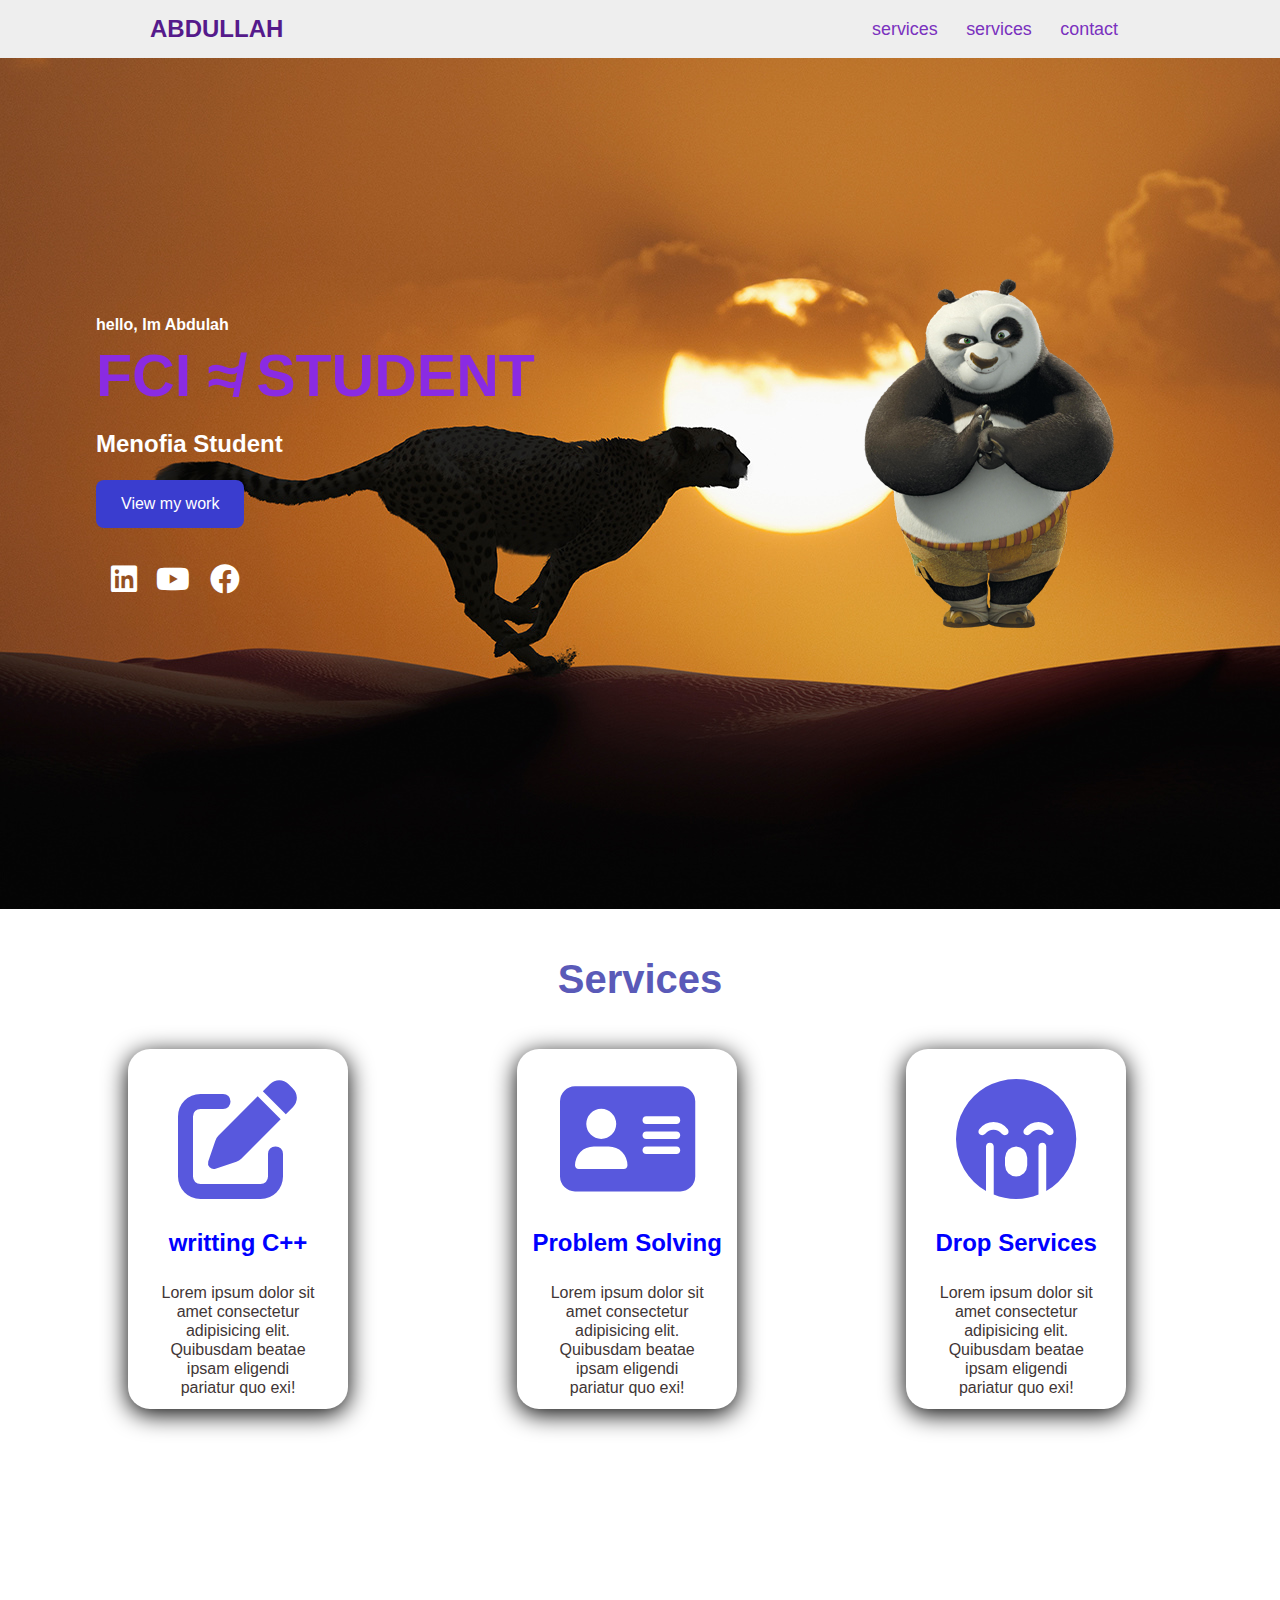
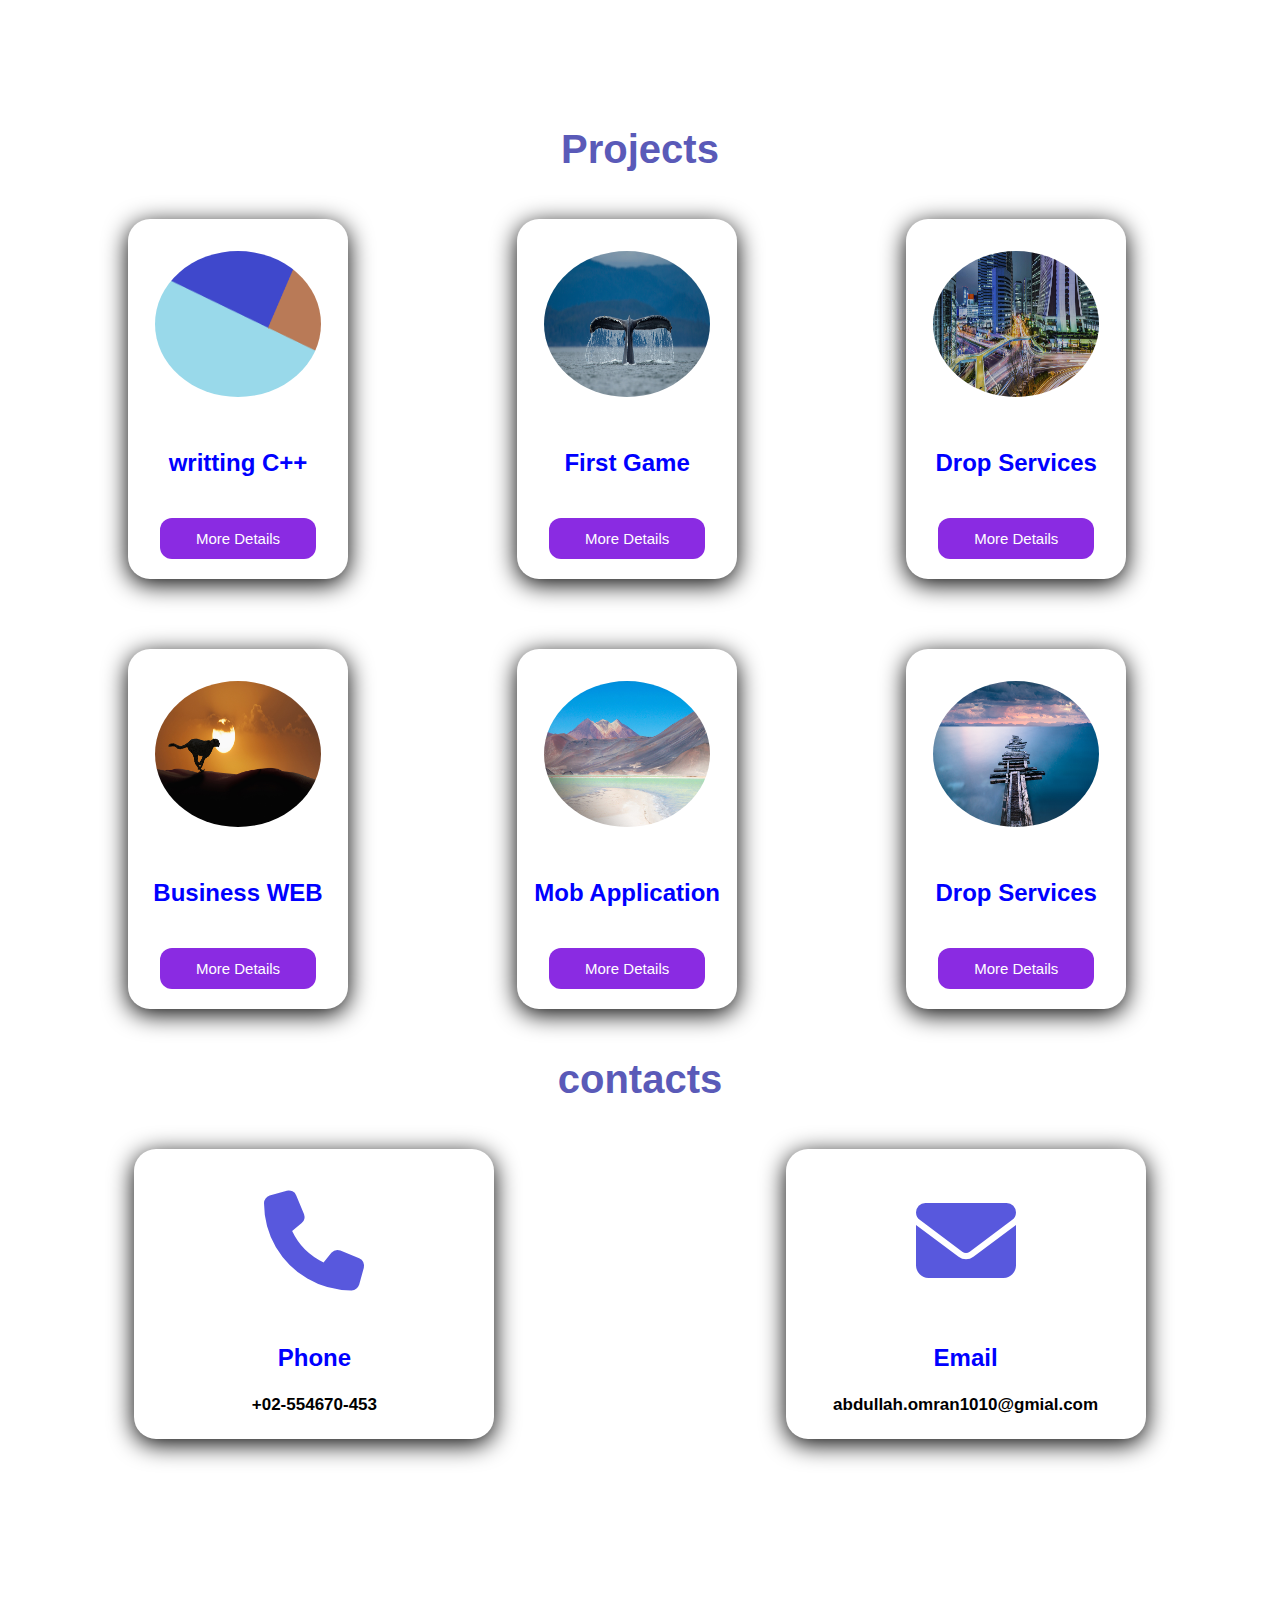
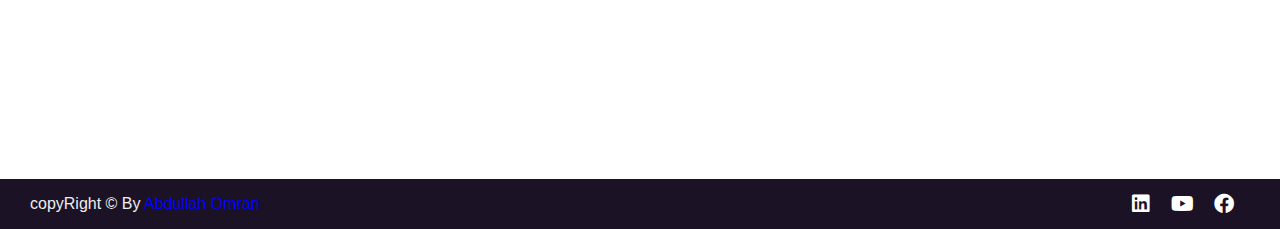
<file: index.html>
<!DOCTYPE html>
<html lang="en">

<head>
    <meta charset="UTF-8">
    <meta http-equiv="X-UA-Compatible" content="IE=edge">
    <meta name="viewport" content="width=device-width, initial-scale=1.0">
    <title>ABDULLAH OMRAN</title>
    <link rel="stylesheet" href="index.css">
    <link rel="stylesheet" href="css/all.min.css">
    <link rel="stylesheet" href="/webfonts">
</head>

<body>
    <!-- header section  -->
    <header>
        <a href="" class="logo">Abdullah</a>
        <nav class="nav-bar">
            <a href="#services">services</a>
            <a href="#services">services</a>
            <a href="#contact">contact</a>
        </nav>
    </header>

    <!-- About me section  -->
    <section class="main">
        <div class="left">
            <h4>hello, Im Abdulah </h4>
            <h1>FCI &nap; STUDENT </h1>
            <h2>Menofia Student </h2>
            <button>View my work</button>
            <BR></BR>
            <div class="links">
                <a href=""><i class="fab fa-linkedin"></i></a>
                <a href=""><i class="fab fa-youtube"></i></a>
                <a href=""><i class="fab fa-facebook"></i></a>
            </div>
        </div>
        <div class="right">
            <img src="imgs/bf717c6e26adc74c43bc93aba2be653487a3745e.png" alt="">
        </div>
    </section>

    <!-- services Section -->

    <section class="cards" id="services">
        <h2 class="title">Services</h2>

        <div class="content">

            <div class="card">
                <i class="fas fa-edit"></i>
                <h2>writting C++</h2>
                <p>Lorem ipsum dolor sit amet consectetur adipisicing elit. Quibusdam beatae ipsam eligendi pariatur quo exi!</p>
                <br>
            </div>

            <div class="card">
                <i class="fas fa-vcard"></i>
                <h2>Problem Solving</h2>
                <p>Lorem ipsum dolor sit amet consectetur adipisicing elit. Quibusdam beatae ipsam eligendi pariatur quo exi!</p>
                <br>
            </div>


            <div class="card">
                <i class="fas fa-sad-cry"></i>
                <h2>Drop Services </h2>
                <p>Lorem ipsum dolor sit amet consectetur adipisicing elit. Quibusdam beatae ipsam eligendi pariatur quo exi!</p>
                <br>
            </div>
        </div>
    </section>

    <!-- project section -->

    <section class="projects">
        <h2 class="title">Projects</h2>

        <div class="content">

            <div class="card card-2">
                <img src="imgs/fhEwl.png" alt="">
                <h2>writting C++</h2><br>
                <!-- <div class="details"> -->
                <!-- <h3>
                        365 Days Befrore W/FB
                    </h3> -->
                <button>More Details</button>
                <!-- </div> -->
                <br>
                <br>
            </div>

            <div class="card card-2">
                <img src="imgs/RE4wHgh.jpg" alt="">
                <h2>First Game</h2>
                <button>More Details</button>
            </div>


            <div class="card card-2">
                <img src="imgs/RE4wHgp.jpg" alt="">
                <h2>Drop Services </h2>
                <button>More Details</button>
            </div>

            <div class="card card-2">
                <img src="imgs/RE4wqHR.jpg" alt="">
                <h2>Business WEB</h2>
                <button>More Details</button>
            </div>

            <div class="card card-2">
                <img src="imgs/RE4wtbU.jpg" alt="">
                <h2>Mob Application</h2>
                <button>More Details</button>
            </div>


            <div class="card card-2">
                <img src="imgs/RE4wwtT.jpg" alt="">
                <h2>Drop Services </h2>
                <button>More Details</button>
            </div>
        </div>

    </section>

    <!-- section conatact  -->


    <section class="cards conatact" id="conatacts">
        <h2 class="title">contacts</h2>

        <div class="content">

            <div class="card">
                <i class="fas fa-phone"></i>
                <h2>Phone</h2>
                <h3>+02-554670-453</h3>


            </div>

            <div class="card">
                <i class="fas fa-envelope"></i>
                <h2>Email</h2>

                <h3>abdullah.omran1010@gmial.com</h3>
                <br>
            </div>
        </div>


    </section>

    <!-- copyright section -->

    <section class="copy-right">
        <div>
            copyRight &copy; By <span> Abdullah Omran</span>
        </div>
        <div class="contact-us">
            <a href=""><i class="fab fa-linkedin"></i></a>
            <a href=""><i class="fab fa-youtube"></i></a>
            <a href=""><i class="fab fa-facebook"></i></a>

        </div>
    </section>
</body>

</html>
</file>
<file: index.css>
* {
    font-family: Arial, Helvetica, sans-serif;
    padding: 0;
    margin: 0;
    box-sizing: border-box;
    scroll-behavior: smooth;
}


/*  header */

header {
    display: flex;
    position: fixed;
    z-index: 999;
    justify-content: space-between;
    align-items: center;
    width: 100%;
    background-color: #eee;
    padding: 15px 150px;
    margin: auto;
    /* background: url(''); */
}

header .logo {
    font-weight: 800;
    font-size: 1.5em;
    text-decoration: none;
    text-transform: uppercase;
}

header .nav-bar a {
    color: rgb(122, 49, 190);
    text-decoration: none;
    padding: 10px 12px;
    font-weight: 400;
    font-size: 1.12em;
}

.right img {
    animation: img-moving 6s linear infinite;
    -webkit-animation: img-moving 6s linear infinite;
}

.right img:hover {
    animation-play-state: paused;
}

header .nav-bar a:hover {
    color: rgb(160, 106, 211);
    /* box-shadow: 0px 0px 12px rgba(1 1 1 / 3); */
    /* border: none 1px; */
    /* box-shadow: inset 1px red; */
}


/* section about me  */

.main {
    height: 101vh;
    display: grid;
    /* grid-template-rows: max-content; */
    align-items: center;
    grid-template-rows: 100%;
    justify-content: space-around;
    grid-template-columns: 45% 25%;
    /* background: linear-gradient(323deg, rgb(82, 179, 25), blue); */
    background-attachment: fixed;
    background: url('imgs/RE4wqHR.jpg');
}

.main .left {
    animation: content-moving 9s linear infinite;
    -webkit-animation: content-moving 9s linear infinite;
}

.main .left:hover {
    animation-play-state: paused;
}

.main .left h4 {
    color: white;
}

.main .left h1 {
    font-size: 59px;
    line-height: 60px;
    color: blueviolet;
    padding: 12px 0;
}

.main .left h2 {
    color: white;
    font-weight: 600;
    padding: 12px 0;
}

.main .left button {
    padding: 15px 25px;
    color: white;
    background: rgb(58, 61, 207);
    border-radius: 8px;
    -webkit-border-radius: 8px;
    -moz-border-radius: 8px;
    -ms-border-radius: 8px;
    -o-border-radius: 8px;
    border: 1px none;
    margin-top: 10px;
    font-size: 16px;
    transition: ease .3s;
    -webkit-transition: ease .3s;
    -moz-transition: ease .3s;
    -ms-transition: ease .3s;
    -o-transition: ease .3s;
    margin-bottom: 18px;
}

@keyframes content-moving {
    0% {
        transform: translateX(12px);
        -webkit-transform: translateX(12px);
        -moz-transform: translateX(12px);
        -ms-transform: translateX(12px);
        -o-transform: translateX(12px);
    }
    50% {
        transform: translateX(-12px);
        -webkit-transform: translateX(-12px);
        -moz-transform: translateX(-12px);
        -ms-transform: translateX(-12px);
        -o-transform: translateX(-12px);
    }
    75% {
        transform: translateX(-12px);
        -webkit-transform: translateX(-12px);
        -moz-transform: translateX(-12px);
        -ms-transform: translateX(-12px);
        -o-transform: translateX(-12px);
    }
    100% {
        transform: translateX(12px);
        -webkit-transform: translateX(12px);
        -moz-transform: translateX(12px);
        -ms-transform: translateX(12px);
        -o-transform: translateX(12px);
    }
}

@keyframes img-moving {
    0% {
        transform: translateY(2px);
        -webkit-transform: translateY(2px);
        -moz-transform: translateY(2px);
        -ms-transform: translateY(2px);
        -o-transform: translateY(2px);
    }
    50% {
        transform: translateY(22px);
        -webkit-transform: translateY(22px);
        -moz-transform: translateY(22px);
        -ms-transform: translateY(22px);
        -o-transform: translateY(22px);
    }
    75% {
        transform: translateY(-12px);
        -webkit-transform: translateY(-12px);
        -moz-transform: translateY(-12px);
        -ms-transform: translateY(-12px);
        -o-transform: translateY(-12px);
    }
    85% {
        transform: translateY(-22px);
        -webkit-transform: translateY(-22px);
        -moz-transform: translateY(-22px);
        -ms-transform: translateY(-22px);
        -o-transform: translateY(-22px);
    }
    100% {
        transform: translateX(2px);
        -webkit-transform: translateX(2px);
        -moz-transform: translateX(2px);
        -ms-transform: translateX(2px);
        -o-transform: translateX(2px);
    }
}

.main .left button:hover {
    transform: scale(1.1);
    background-color: rgb(10, 10, 190);
    -webkit-transform: scale(1.1);
    -moz-transform: scale(1.1);
    -ms-transform: scale(1.1);
    -o-transform: scale(1.1);
    font-size: 1.1em;
}

.links a i {
    font-size: 30px;
    margin-left: 15px;
    /*margin-bottom: -20px;
    */
    color: white;
    transition: linear 0.3s;
    -webkit-transition: linear 0.s;
    -moz-transition: linear 0.3s;
    -ms-transition: linear 0.3s;
    -o-transition: linear 0.3s;
    -webkit-transition: linear 0.3s;
}

.links a i:hover {
    color: rgb(74, 74, 228);
}


/* services section  */

.cards {
    background: white;
}

.cards .title,
.projects .title {
    font-size: 2.5rem;
    color: rgb(90, 90, 184);
    font-weight: 900;
    line-height: 140px;
    margin: auto;
    margin-left: 00px;
    text-align: center;
    /* border-bottom: 1px solid rgb(165, 154, 163); */
}

.content {
    width: 80%;
    min-height: 70vh;
    margin: auto;
    /* background-color: red; */
    display: grid;
    grid-template-columns: 24% 24% 24%;
    justify-content: space-between;
    flex-wrap: wrap;
    row-gap: 70px;
}

.content .card {
    cursor: pointer;
    display: flex;
    justify-content: center;
    flex-wrap: wrap;
    height: 360px;
    /*width: 100px;
    */
    /*border: 1px solid red;
    */
    align-items: center;
    box-shadow: 0px 5px 25px rgba(1 1 1 / 3);
    border-radius: 22px;
    -webkit-border-radius: 22px;
    -moz-border-radius: 22px;
    -ms-border-radius: 22px;
    -o-border-radius: 22px;
    width: 220px;
    transition: ease 0.4s;
    -webkit-transition: ease 0.4s;
    -moz-transition: ease 0.4s;
    -ms-transition: ease 0.4s;
    -o-transition: ease 0.4s;
}

.content .card i {
    font-size: 120px;
    padding: 30px 32px;
    color: rgb(88, 88, 221);
}

.content .card h2 {
    color: blue;
    /* padding: 40px 12px; */
}

.content .card p {
    text-align: center;
    margin: 24px 12px;
    padding: 2px 20px;
    color: rgb(65, 54, 54);
    font-weight: 600px;
    font-size: 16px;
    line-height: 19px;
}

.content .card:hover {
    transform: scale(1.1);
    -webkit-transform: scale(1.1);
    -moz-transform: scale(1.1);
    -ms-transform: scale(1.1);
    -o-transform: scale(1.1);
}


/* projects */

.card-2 img {
    width: 190px;
    height: 170px;
    padding: 12px 12px;
    border-radius: 50%;
    -webkit-border-radius: 50%;
    -moz-border-radius: 50%;
    -ms-border-radius: 50%;
    -o-border-radius: 50%;
}

.card-2 {
    display: gr;
    /* background: red; */
    height: 700px;
    /* padding-bottom: 40px; */
}

.details {
    /* display: flex;
    justify-content: center; */
}

.details h3 {
    font-weight: 900;
    font-size: 16px;
}

.card-2 button {
    padding: 12px 36px;
    background: blueviolet;
    border-radius: 12px;
    -webkit-border-radius: 12px;
    -moz-border-radius: 12px;
    -ms-border-radius: 12px;
    -o-border-radius: 12px;
    border: 1px none;
    color: white;
    font-size: 15px;
    cursor: pointer;
}


/* finallay */

.conatact .content {
    width: 79%;
    display: flex;
    flex-wrap: wrap;
    justify-content: space-between;
}

.conatact .content .card {
    width: 360px;
    height: 290px;
}

.conatact .content .card i {
    font-size: 100px;
}

.conatact .content .card h2 {
    width: 100%;
    text-align: center;
}

.conatact .content .card h3 {
    margin-bottom: 12px;
    font-size: 17px;
    font-weight: 900;
}


/*  finally copy-right section */

.copy-right {
    padding: 12px 30px;
    width: 100%;
    height: 50px;
    background-color: rgb(28, 18, 37);
    display: flex;
    justify-content: space-between;
    align-items: center;
}

.copy-right div:first-child {
    color: #eee;
}

.copy-right div span {
    color: blue;
    font-weight: 700px;
}

.copy-right div a i {
    color: white;
    margin-right: 16px;
    transition: 0.3s ease;
    -webkit-transition: 0.3s ease;
    -moz-transition: 0.3s ease;
    -ms-transition: 0.3s ease;
    -o-transition: 0.3s ease;
    font-size: 20px;
}

.contact-us a i:hover {
    color: blue;
    text-shadow: 0px 1px 1px red;
}
</file>
